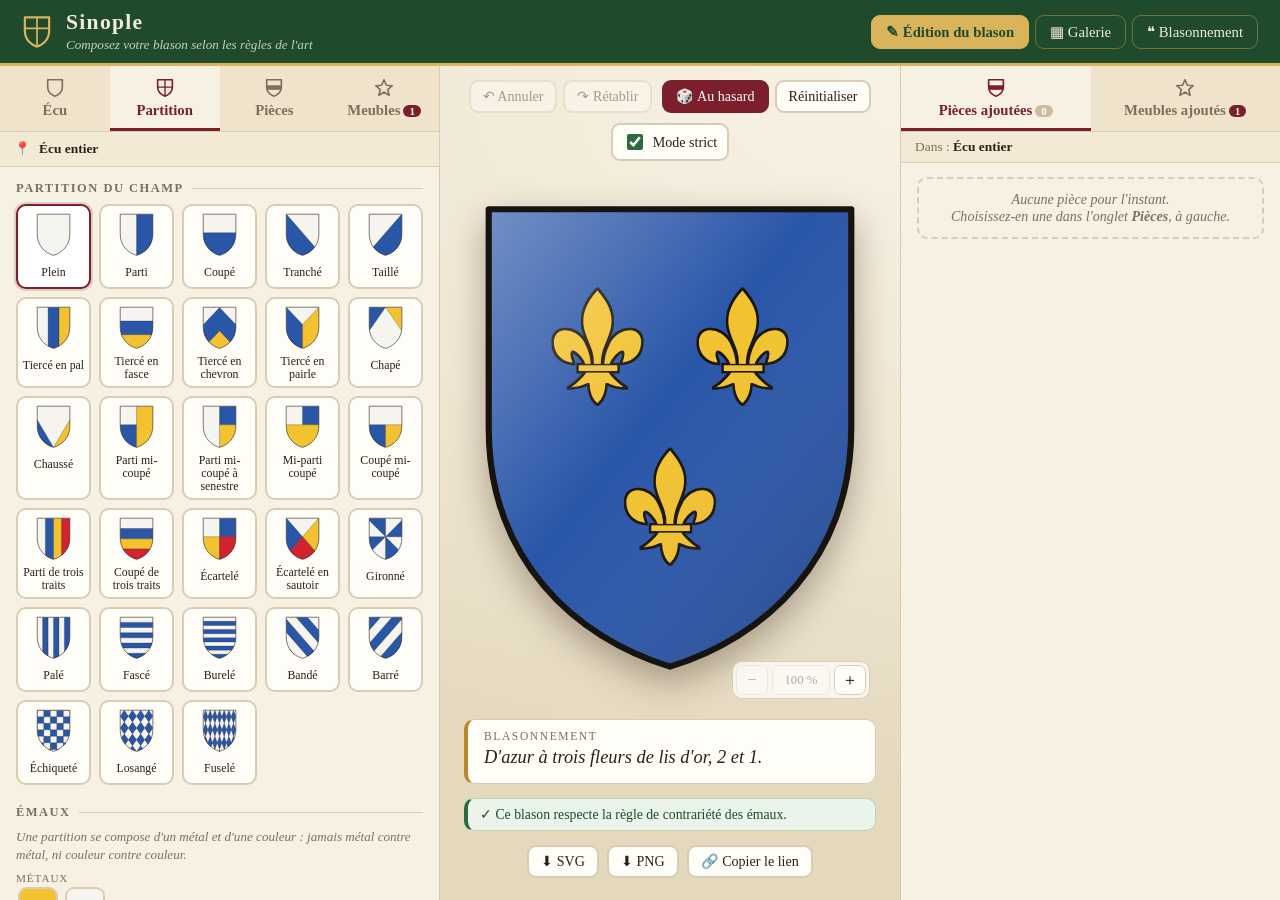
<file: index.html>
<!doctype html>
<html lang="fr">
<head>
  <meta charset="utf-8">
  <meta name="viewport" content="width=device-width, initial-scale=1">
  <title>Sinople — Composez votre blason</title>
  <link rel="stylesheet" href="css/style.css">
</head>
<body>
  <svg width="0" height="0" style="position:absolute" aria-hidden="true"><defs id="fur-defs"></defs></svg>

  <header class="top">
    <div class="brand">
      <svg viewBox="0 0 24 28" class="brand-ico" aria-hidden="true"><path d="M2 2h20v11c0 8-6 12-10 13C8 25 2 21 2 13z" fill="none" stroke="currentColor" stroke-width="1.8" stroke-linejoin="round"/><path d="M12 2v24M2 11h20" stroke="currentColor" stroke-width="1.4"/></svg>
      <div>
        <h1>Sinople</h1>
        <p>Composez votre blason selon les règles de l'art</p>
      </div>
    </div>
    <nav class="topnav" aria-label="Pages">
      <button data-view="editeur">✎ Édition du blason</button>
      <button data-view="galerie">▦ Galerie</button>
      <button data-view="blasonner">❝ Blasonnement</button>
    </nav>
  </header>

  <main class="page gallery" id="view-galerie" hidden>
    <aside class="gal-list" id="gal-list" aria-label="Blasons connus"></aside>
    <section class="gal-show" id="gal-show" aria-live="polite"></section>
  </main>

  <main class="page blz" id="view-blasonner" hidden>
    <section class="blz-input">
      <h2>Blasonner en une phrase</h2>
      <p class="hint">Écrivez le blasonnement d'un écu : l'application dessine le blason correspondant. Exemple : « D'azur à trois fleurs de lis d'or » ou « Coupé d'or et de gueules, à la fasce ondée d'argent ».</p>
      <textarea id="blz-text" rows="4" spellcheck="false" placeholder="De gueules au lion d'or, armé et lampassé d'azur"></textarea>
      <div class="blz-ex" id="blz-ex"></div>
      <details class="blz-help">
        <summary>Ce que l'application comprend</summary>
        <ul>
          <li><b>Le champ</b> : un émail (« d'azur », « d'hermine »…) ou une partition suivie de ses émaux (« parti d'or et de sable », « tiercé en fasce d'or, de gueules et d'azur », « écartelé d'argent et de sinople »), avec son trait (« coupé ondé… »).</li>
          <li><b>Les parties</b> : nommées (« écartelé : aux 1 et 4 d'azur, aux 2 et 3 d'or ») ou composées, séparées par un point-virgule (« écartelé : au 1 d'azur à trois fleurs de lis d'or ; au 2 de gueules à la croix d'argent… »).</li>
          <li><b>Les pièces</b> : « à la fasce d'argent », « au chef d'azur », « à trois pals de gueules », « à la bordure engrêlée d'or », « à la bordure componée d'argent et de gueules »…</li>
          <li><b>Les meubles</b> : « à un lion d'or », « à trois étoiles d'argent, 2 et 1 », « à deux léopards d'or, l'un sur l'autre », « semé de fleurs de lis d'or », « une clef posée en bande », avec leur position (« passant », « rampant ») et leurs attributs (« armé et lampassé de gueules, couronné d'or »).</li>
          <li><b>Les liaisons</b> : « chargé de trois coquilles d'or » (sur la pièce ou le meuble qui précède), « accompagné de… », « surmonté de… », « cantonné de… », « accosté de… », et « du même » pour répéter l'émail qui précède.</li>
        </ul>
      </details>
    </section>
    <section class="blz-result">
      <div class="blz-shield" id="blz-shield"></div>
      <div class="blazon-card"><div class="blazon-label">Blasonnement relu</div><p class="blazon" id="blz-read"></p></div>
      <div id="blz-notes"></div>
      <button class="btn btn-accent" id="blz-edit" disabled>✎ Modifier ce blason dans l'éditeur</button>
    </section>
  </main>

  <main class="app" id="view-editeur">
    <aside class="panel" aria-label="Options du blason">
      <nav class="tabs" id="tabs" role="tablist"></nav>
      <div class="crumbs" id="crumbs" aria-label="Partie en cours d'édition"></div>
      <div class="panel-body" id="panel"></div>
    </aside>

    <section class="stage" aria-label="Aperçu">
      <div class="stage-bar">
        <div class="btn-group">
          <button class="btn" id="b-undo" title="Annuler (Ctrl+Z)">↶ Annuler</button>
          <button class="btn" id="b-redo" title="Rétablir (Ctrl+Y)">↷ Rétablir</button>
        </div>
        <div class="btn-group">
          <button class="btn btn-accent" id="b-random" title="Un blason au hasard, conforme aux règles">🎲 Au hasard</button>
          <button class="btn" id="b-reset" title="Repartir d'un écu vierge">Réinitialiser</button>
        </div>
        <label class="switch" title="Empêche de choisir un émail qui enfreint la règle de contrariété">
          <input type="checkbox" id="strict" checked><span>Mode strict</span>
        </label>
      </div>

      <div class="shield-wrap">
        <div class="shield" id="preview" title="Cliquez sur une partie composée pour l'éditer · molette pour zoomer"></div>
        <div class="zoom-bar" role="group" aria-label="Zoom">
          <button class="zb" id="z-out" title="Dézoomer">−</button>
          <button class="zb zl" id="z-reset" title="Revenir à la taille par défaut">100 %</button>
          <button class="zb" id="z-in" title="Zoomer">＋</button>
        </div>
      </div>

      <div class="blazon-card">
        <div class="blazon-label">Blasonnement</div>
        <p class="blazon" id="blazon"></p>
      </div>
      <div id="warnings" aria-live="polite"></div>

      <div class="actions">
        <button class="btn" id="b-svg">⬇ SVG</button>
        <button class="btn" id="b-png">⬇ PNG</button>
        <button class="btn" id="b-link">🔗 Copier le lien</button>
      </div>
      <div class="toast" id="toast" role="status"></div>
    </section>

    <aside class="panel side" aria-label="Éléments ajoutés">
      <nav class="tabs" id="side-tabs" role="tablist"></nav>
      <div class="side-where" id="side-where"></div>
      <div class="panel-body" id="side"></div>
    </aside>
  </main>

  <script src="js/data.js"></script>
  <script src="js/geometry.js"></script>
  <script src="js/meubles-bundle.js"></script>
  <script src="js/charges.js"></script>
  <script src="js/render.js"></script>
  <script src="js/rules.js"></script>
  <script src="js/app.js"></script>
  <script src="js/parse.js"></script>
  <script src="js/galerie.js"></script>
  <script src="js/pages.js"></script>
</body>
</html>
</file>
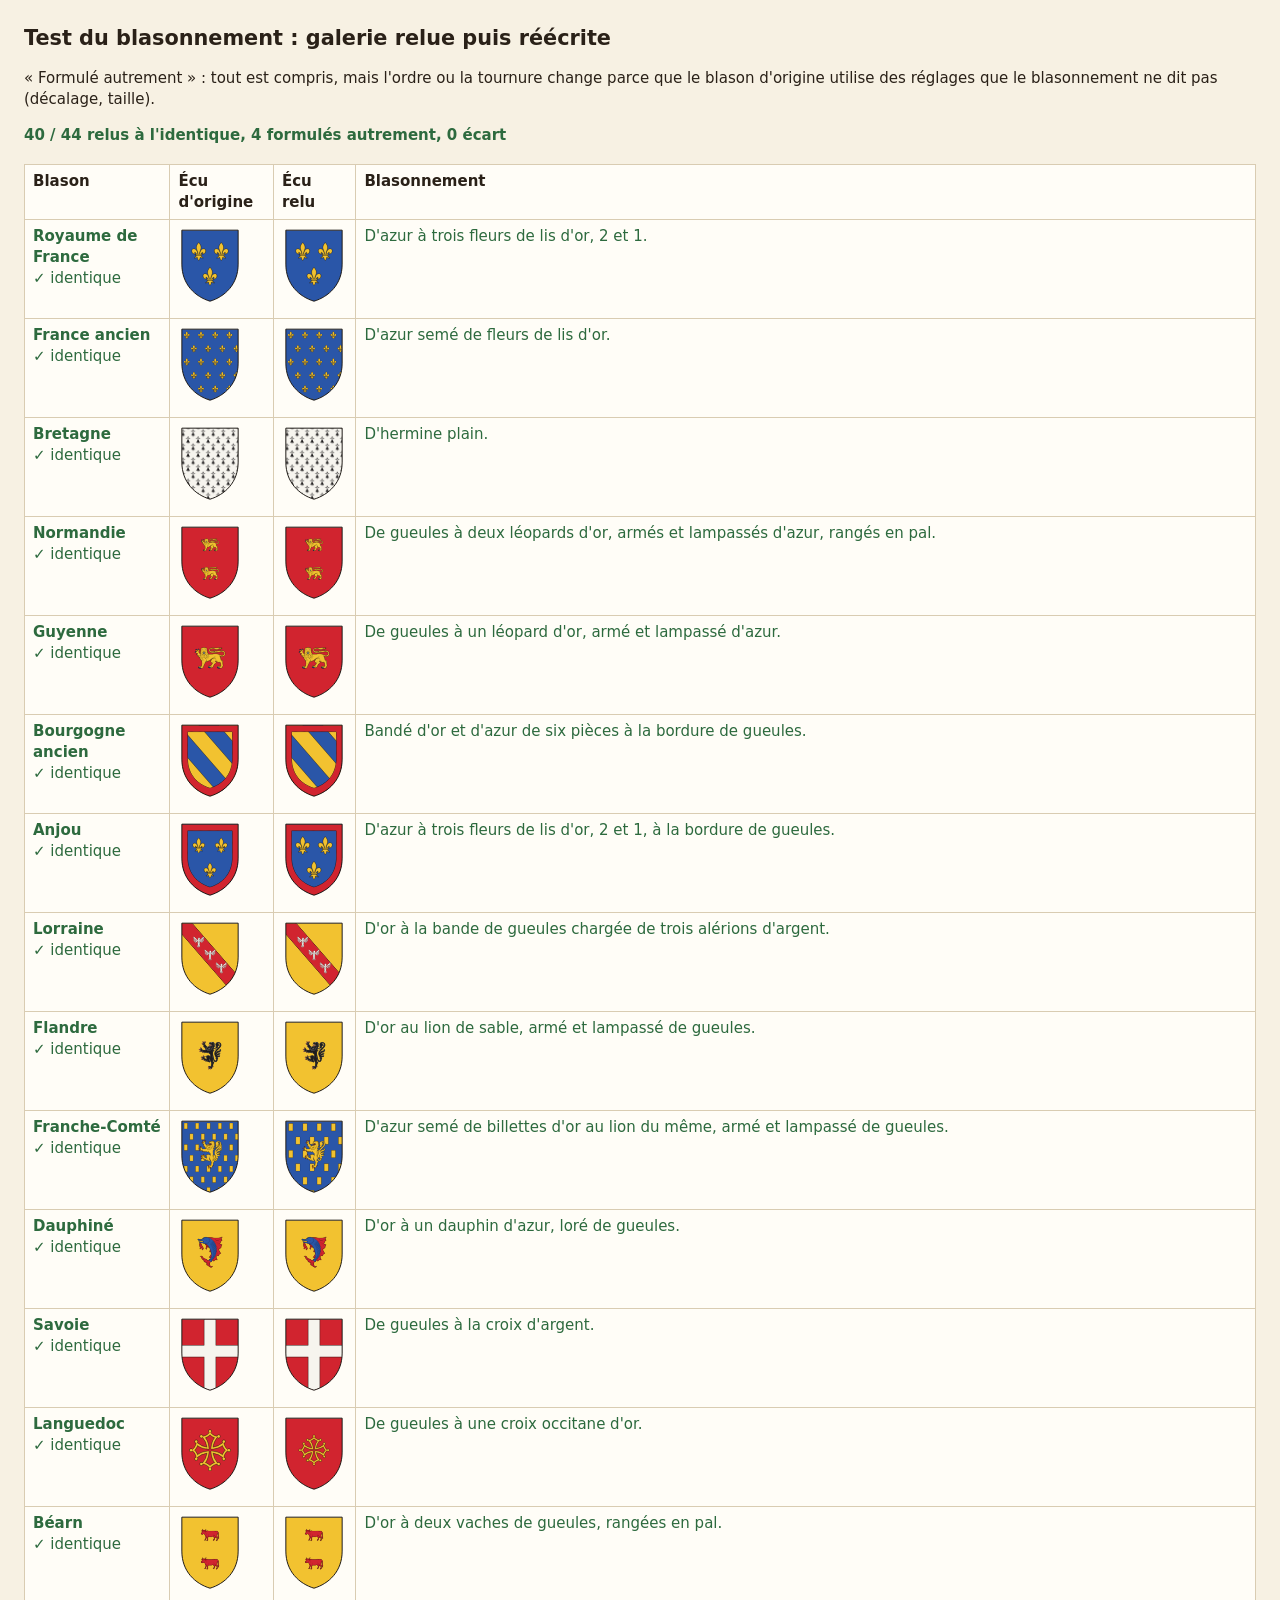
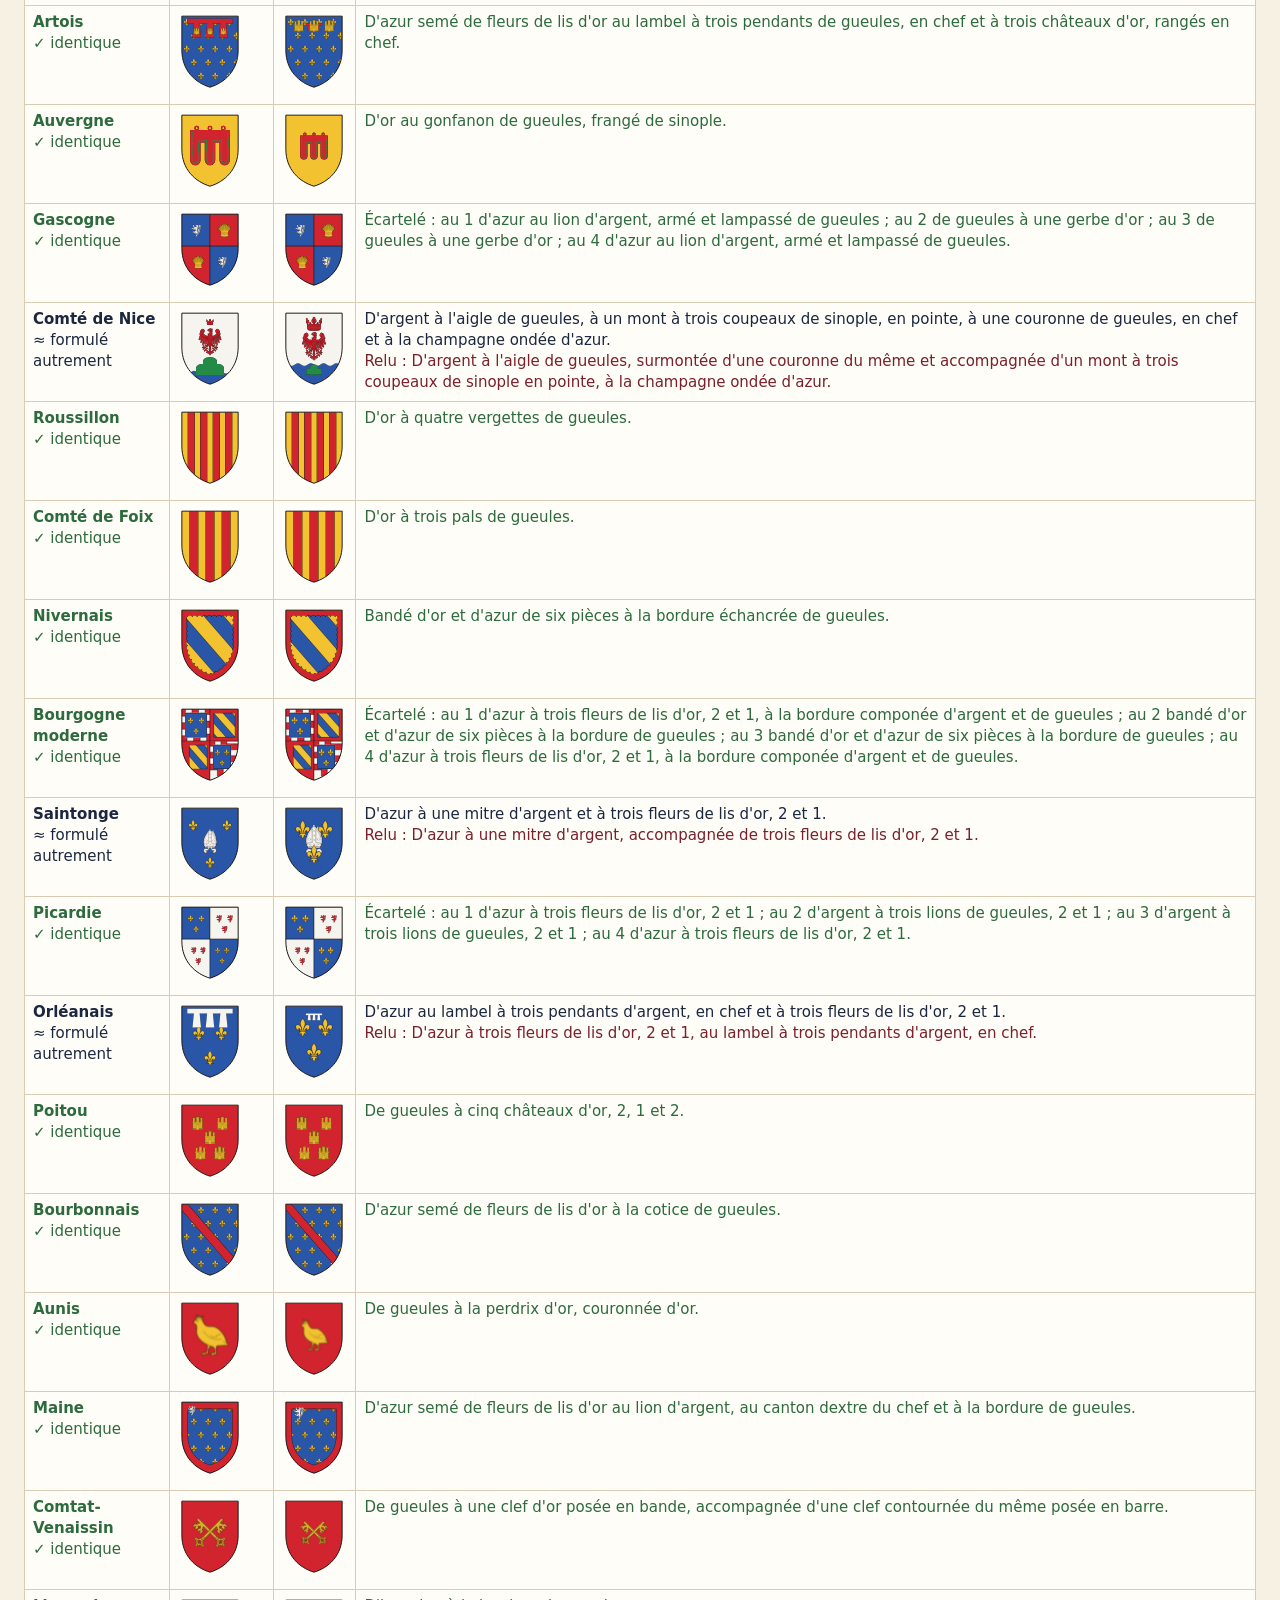
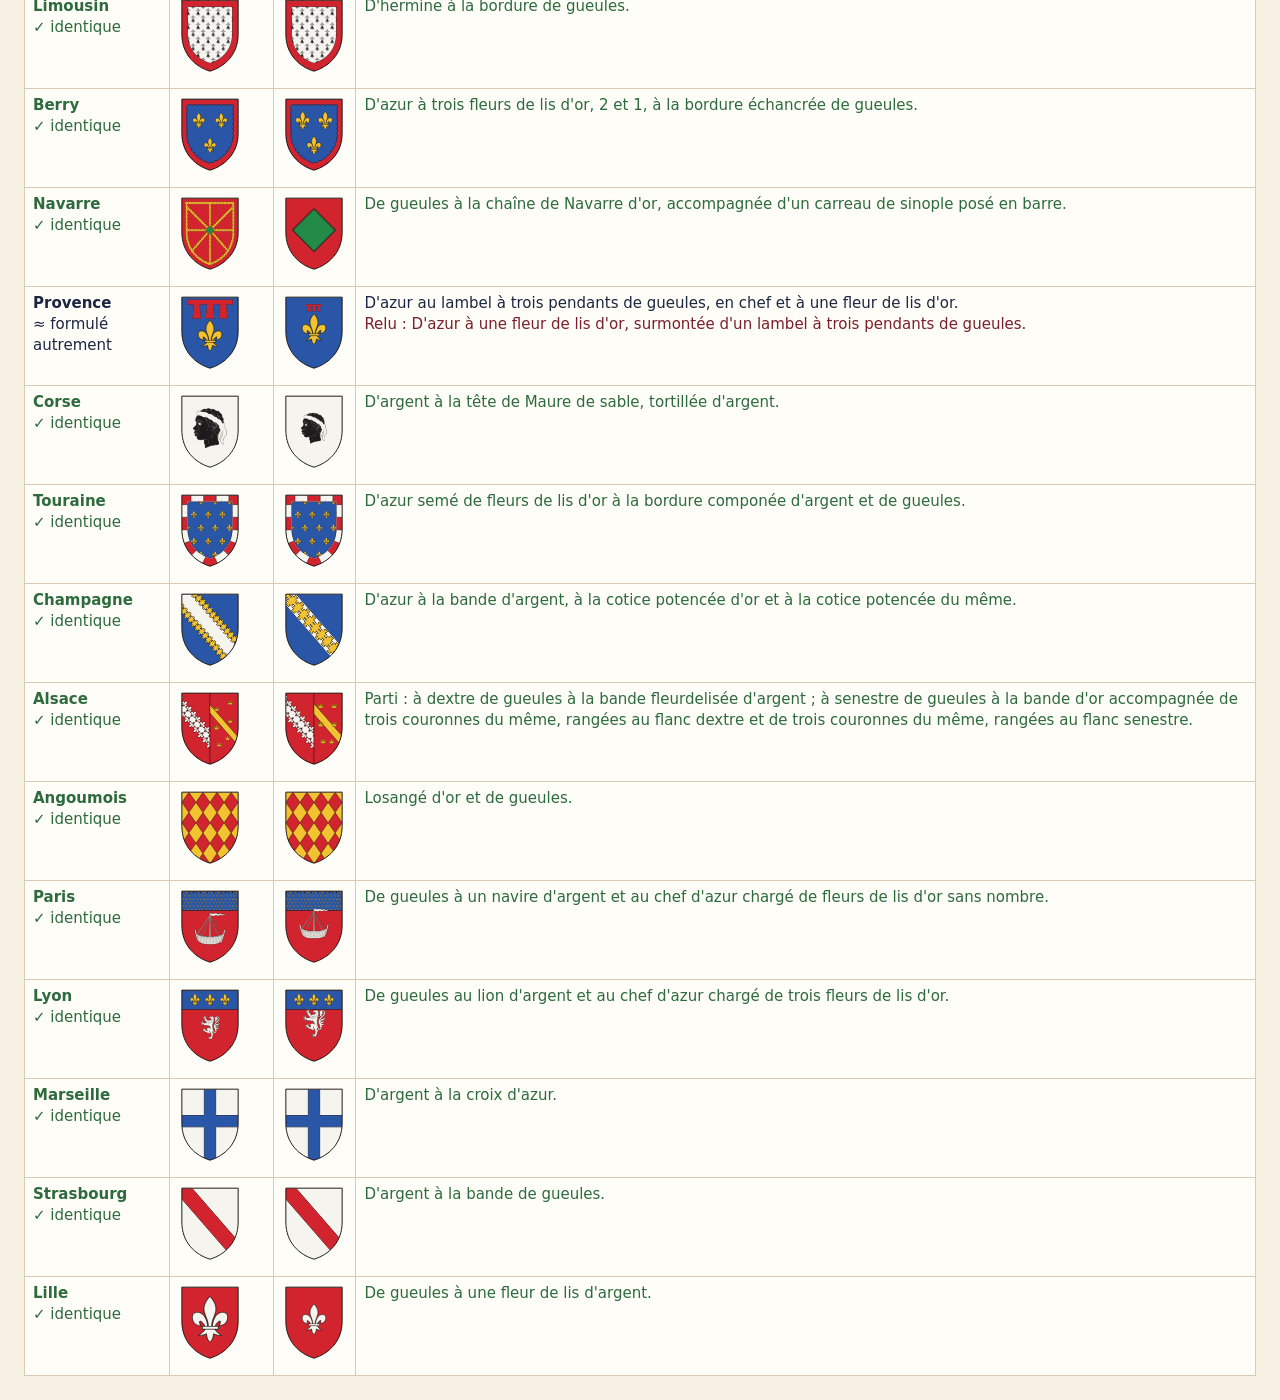
<file: outils/test-blasonnement.html>
<!doctype html>
<html lang="fr">
<head>
  <meta charset="utf-8">
  <title>Sinople — test du blasonnement</title>
  <style>
    body { font: 15px/1.4 system-ui, sans-serif; margin: 24px; color: #2a2118; background: #f7f1e3; }
    h1 { font-size: 1.3rem; margin: 0 0 4px; }
    #bilan { font-weight: 600; margin: 8px 0 18px; }
    .ok { color: #2d6a3e; } .ko { color: #a4551a; } .re { color: #1b2740; }
    table { border-collapse: collapse; width: 100%; background: #fffdf7; }
    td, th { border: 1px solid #d9ccb2; padding: 6px 8px; vertical-align: top; text-align: left; }
    td svg { width: 64px; height: 80px; }
    tr.ko td { background: #fbefe4; }
    .diff { color: #7a1f2b; }
  </style>
</head>
<body>
  <!-- Ouvrez ce fichier dans le navigateur (double-clic).
       Pour chaque blason de la galerie : son blasonnement est relu par l'application, puis réécrit.
       Le test réussit si le texte réécrit est identique et que la lecture n'a rien signalé. -->
  <svg width="0" height="0" style="position:absolute" aria-hidden="true"><defs id="fur-defs"></defs></svg>
  <h1>Test du blasonnement : galerie relue puis réécrite</h1>
  <p>« Formulé autrement » : tout est compris, mais l'ordre ou la tournure change parce que le blason d'origine utilise des
    réglages que le blasonnement ne dit pas (décalage, taille).</p>
  <div id="bilan">Test en cours…</div>
  <table><thead><tr><th>Blason</th><th>Écu d'origine</th><th>Écu relu</th><th>Blasonnement</th></tr></thead><tbody id="res"></tbody></table>

  <script src="../js/data.js"></script>
  <script src="../js/geometry.js"></script>
  <script src="../js/meubles-bundle.js"></script>
  <script src="../js/charges.js"></script>
  <script src="../js/render.js"></script>
  <script src="../js/rules.js"></script>
  <script src="../js/parse.js"></script>
  <script src="../js/galerie.js"></script>
  <script>
    (function (H) {
      const esc = s => String(s).replace(/[&<>"]/g, m => ({ '&': '&amp;', '<': '&lt;', '>': '&gt;', '"': '&quot;' }[m]));
      document.getElementById('fur-defs').innerHTML = H.FUR_DEFS;
      H.loadCharges();
      /* identique : même texte ; reformulé : tout est compris, mais le texte change (réglages que le blasonnement ne dit pas,
         comme un décalage ou une taille, qui changent l'ordre des figures) et sa propre relecture ne bouge plus ; écart : le reste */
      const count = { ok: 0, re: 0, ko: 0 };
      const LBL = { ok: '✓ identique', re: '≈ formulé autrement', ko: '✗ écart' };
      document.getElementById('res').innerHTML = H.GALLERY.map(g => {
        const st = { v: 2, shape: 'moderne', field: g.field };
        let b1 = '', b2 = '', b3 = '', notes = [], back = null;
        try {
          b1 = H.blazon(st);
          const r = H.parseBlazon(b1);
          notes = r.notes; back = r.state; b2 = H.blazon(back);
          b3 = H.blazon(H.parseBlazon(b2).state);
        } catch (e) { notes = ['Erreur : ' + e.message]; }
        const res = notes.length || !b1 ? 'ko' : b1 === b2 ? 'ok' : b2 === b3 ? 're' : 'ko';
        count[res]++;
        return `<tr class="${res}"><td><b>${esc(g.name)}</b><br><span class="${res}">${LBL[res]}</span></td>
          <td>${H.renderArms(st)}</td><td>${back ? H.renderArms(back) : ''}</td>
          <td>${esc(b1)}${res === 'ok' ? '' : `<br><span class="diff">Relu : ${esc(b2 || '—')}</span>${notes.map(n => `<br><span class="diff">• ${esc(n)}</span>`).join('')}`}</td></tr>`;
      }).join('');
      const n = H.GALLERY.length;
      document.getElementById('bilan').innerHTML = `<span class="${count.ko ? 'ko' : 'ok'}">${count.ok} / ${n} relus à l'identique, ` +
        `${count.re} formulé${count.re > 1 ? 's' : ''} autrement, ${count.ko} écart${count.ko > 1 ? 's' : ''}</span>`;
    })(window.H);
  </script>
</body>
</html>
</file>
<file: css/style.css>
:root {
  --paper: #efe6d2;
  --paper-2: #f7f1e3;
  --card: #fffdf7;
  --ink: #2a2118;
  --muted: #7d6f5c;
  --line: #d9ccb2;
  --navy: #1b2740;
  --sinople: #1f4a2c;
  --or-clair: #d9b45a;
  --ivoire: #f3ecd6;
  --gold: #b8892b;
  --accent: #7a1f2b;
  --ok: #2d6a3e;
  --warn: #a4551a;
}
* { box-sizing: border-box; }
html, body { height: 100%; }
body {
  margin: 0;
  font-family: "Palatino Linotype", Palatino, "Book Antiqua", Georgia, serif;
  color: var(--ink);
  background: radial-gradient(1200px 700px at 70% 10%, #f8f2e4 0%, var(--paper) 60%, #e4d8bd 100%);
  display: flex;
  flex-direction: column;
}
button { font: inherit; color: inherit; cursor: pointer; }
button:disabled { cursor: not-allowed; }

[hidden] { display: none !important; }

/* ---- En-tête ---- */
.top { background: var(--sinople); color: var(--ivoire); padding: 10px 22px; border-bottom: 3px solid var(--or-clair); display: flex; align-items: center; justify-content: space-between; gap: 18px; flex-wrap: wrap; }
.topnav { display: flex; gap: 6px; flex-wrap: wrap; }
.topnav button { background: transparent; border: 1.5px solid rgba(217,180,90,.4); color: var(--ivoire); border-radius: 9px; padding: 7px 14px; font-size: .92rem; }
.topnav button:hover { border-color: var(--or-clair); background: rgba(217,180,90,.14); }
.topnav button[aria-current="page"] { background: var(--or-clair); border-color: var(--or-clair); color: var(--sinople); font-weight: 700; }

/* ---- Pages galerie et blasonnement ---- */
.page { flex: 1; min-height: 0; display: grid; }
.page h2 { margin: 0 0 12px; font-size: 1.15rem; color: var(--accent); letter-spacing: .04em; }
.gallery { grid-template-columns: minmax(320px, 520px) 1fr; }
.gal-list { background: var(--paper-2); border-right: 1px solid var(--line); overflow-y: auto; padding: 16px; }
.gal-grid { display: grid; grid-template-columns: repeat(auto-fill, minmax(104px, 1fr)); gap: 10px; }
.gal-card { background: var(--card); border: 2px solid var(--line); border-radius: 12px; padding: 8px 6px 6px; display: flex; flex-direction: column; align-items: center; gap: 4px; }
.gal-card svg { width: 72px; height: auto; }
.gal-card span { font-size: .8rem; text-align: center; line-height: 1.15; }
.gal-card:hover { border-color: var(--gold); }
.gal-card.on { border-color: var(--accent); box-shadow: 0 0 0 2px rgba(122,31,43,.18); background: #fff; }
.gal-show { overflow-y: auto; padding: 16px 28px 28px; display: flex; flex-direction: column; align-items: center; gap: 14px; text-align: center; }
.gal-nav { display: flex; align-items: center; gap: 14px; }
.gal-count { color: var(--muted); font-variant-numeric: tabular-nums; }
.gal-big svg { height: min(50vh, 460px); width: auto; filter: drop-shadow(0 14px 18px rgba(40,24,8,.35)); }
.gal-show .blazon-card { max-width: 640px; width: 100%; text-align: left; }
.gal-note { max-width: 640px; margin: 0; color: var(--muted); font-style: italic; }
.blz { grid-template-columns: minmax(340px, 560px) 1fr; }
.blz-input { background: var(--paper-2); border-right: 1px solid var(--line); overflow-y: auto; padding: 18px; display: flex; flex-direction: column; gap: 12px; }
#blz-text { width: 100%; font: inherit; font-size: 1.1rem; font-style: italic; padding: 12px 14px; border: 2px solid var(--line); border-radius: 10px; background: #fff; resize: vertical; color: var(--ink); }
#blz-text:focus { outline: none; border-color: var(--gold); }
.blz-ex { display: flex; flex-wrap: wrap; gap: 6px; align-items: center; }
.blz-ex .chip { font-size: .78rem; font-style: italic; }
.blz-help { font-size: .86rem; color: var(--ink); }
.blz-help summary { cursor: pointer; color: var(--accent); font-weight: 600; }
.blz-help li { margin: 4px 0; line-height: 1.35; }
.blz-result { overflow-y: auto; padding: 18px 28px 28px; display: flex; flex-direction: column; align-items: center; gap: 14px; }
.blz-shield svg { height: min(48vh, 440px); width: auto; filter: drop-shadow(0 14px 18px rgba(40,24,8,.35)); }
.blz-result .blazon-card, #blz-notes { max-width: 640px; width: 100%; }
@media (max-width: 860px) {
  .gallery, .blz { display: flex; flex-direction: column; }
  .gal-list, .blz-input { border-right: 0; border-bottom: 1px solid var(--line); }
  .top { padding: 8px 14px; }
}
.brand { display: flex; align-items: center; gap: 14px; }
.brand-ico { width: 30px; height: 34px; color: var(--or-clair); }
.top h1 { margin: 0; font-size: 1.35rem; letter-spacing: .06em; font-weight: 600; }
.top p { margin: 2px 0 0; font-size: .82rem; color: #c3d6bb; font-style: italic; }

/* ---- Mise en page ---- */
.app { flex: 1; min-height: 0; display: grid; grid-template-columns: minmax(320px, 440px) 1fr minmax(300px, 380px); }
.panel { background: var(--paper-2); border-right: 1px solid var(--line); display: flex; flex-direction: column; min-height: 0; }
.panel.side { border-right: 0; border-left: 1px solid var(--line); }
.side-where { padding: 7px 14px; font-size: .84rem; border-bottom: 1px solid var(--line); background: #f3ead5; color: var(--muted); }
.side-where b { color: var(--ink); }
.side-hint { margin-top: 10px; }
/* curseur, valeur et ↺ toujours sur une seule ligne ; l'étiquette passe à la ligne dans sa colonne si besoin */
.row.tune { margin: 10px 0 12px; flex-wrap: nowrap; gap: 8px; }
.row.tune label { flex: 0 0 96px; font-size: .82rem; line-height: 1.15; }
.row.tune input[type=range] { flex: 1 1 auto; min-width: 0; width: 100%; }
.row.tune .mini { flex: none; }
.tune-center { display: block; margin: -6px 0 12px 104px; font-size: .8rem; }
.tune-center em { color: var(--muted); }
.row.tune input[type=range]:focus-visible, .row.tune input[type=range]:focus { outline: 2px solid var(--gold); outline-offset: 3px; border-radius: 4px; }
.row.tune:focus-within .tune-v { color: var(--accent); font-weight: 600; }
.tune-v { flex: none; font-size: .8rem; color: var(--muted); min-width: 40px; font-variant-numeric: tabular-nums; }
.mini:disabled { opacity: .35; cursor: default; }
.nested { margin-top: 14px; }
.nest-grp { margin-bottom: 8px; }
.nest-grp .slot-name { display: flex; justify-content: space-between; align-items: center; font-size: .85rem; margin-bottom: 4px; }
.item.sub { border-style: dashed; background: transparent; }
@media (max-width: 1180px) and (min-width: 861px) {
  .app { grid-template-columns: minmax(290px, 360px) 1fr minmax(270px, 320px); }
  .stage { padding: 12px 12px 20px; }
}
.stage { padding: 14px 24px 22px; overflow-y: auto; display: flex; flex-direction: column; align-items: center; gap: 14px; position: relative; }

/* ---- Onglets ---- */
.tabs { display: flex; border-bottom: 1px solid var(--line); background: #efe4cb; }
.tab {
  flex: 1; border: 0; background: transparent; padding: 11px 4px 9px; font-size: .92rem; font-weight: 600;
  color: var(--muted); border-bottom: 3px solid transparent; display: flex; flex-direction: column; align-items: center; gap: 3px;
}
.tab svg { width: 22px; height: 22px; }
.tab:hover { color: var(--ink); background: rgba(255,255,255,.4); }
.tab[aria-selected="true"] { color: var(--accent); border-bottom-color: var(--accent); background: var(--paper-2); }
.tab .count { font-size: .7rem; background: var(--accent); color: #fff; border-radius: 9px; padding: 0 6px; margin-left: 3px; }
.tab .count.zero { background: #cbbd9c; }

.panel-body { flex: 1; overflow-y: auto; padding: 14px 16px 30px; }
.sec { margin-bottom: 20px; }
.sec h3 { margin: 0 0 8px; font-size: .78rem; text-transform: uppercase; letter-spacing: .12em; color: var(--muted); display: flex; align-items: center; gap: 8px; }
.sec h3::after { content: ""; flex: 1; height: 1px; background: var(--line); }
.hint { font-size: .82rem; color: var(--muted); margin: 0 0 8px; font-style: italic; line-height: 1.35; }

/* ---- Cartes ---- */
.grid { display: grid; grid-template-columns: repeat(auto-fill, minmax(88px, 1fr)); gap: 8px; }
.card {
  background: var(--card); border: 2px solid var(--line); border-radius: 10px; padding: 6px 4px 5px;
  display: flex; flex-direction: column; align-items: center; gap: 4px; transition: transform .08s, border-color .1s, box-shadow .1s;
}
.card:hover { border-color: var(--gold); transform: translateY(-1px); }
.card.on { border-color: var(--accent); box-shadow: 0 0 0 2px rgba(122,31,43,.18); background: #fff; }
.card .thumb { width: 100%; display: flex; justify-content: center; }
.card .thumb svg { height: 64px; width: auto; max-width: 100%; }
.card .thumb.sq svg { height: 56px; }
.card .lbl { font-size: .74rem; line-height: 1.1; text-align: center; min-height: 1.7em; display: flex; align-items: center; }
.grid.small { grid-template-columns: repeat(auto-fill, minmax(70px, 1fr)); }
.grid.small .card .thumb svg { height: 46px; }
/* traits : vignettes en bandeau (gros plan sur trois motifs) */
.grid.lines { grid-template-columns: repeat(auto-fill, minmax(84px, 1fr)); }
.grid.lines .card .thumb svg { width: 100%; height: 42px; border: 1.5px solid var(--ink); border-radius: 5px; box-sizing: border-box; }

/* ---- Émaux ---- */
.slot { margin-bottom: 12px; }
.slot-name { font-size: .85rem; margin-bottom: 5px; display: flex; justify-content: space-between; }
.slot-name em { color: var(--muted); font-size: .78rem; }
.swatches { display: flex; flex-wrap: wrap; gap: 6px; }
.sw { width: 40px; height: 40px; border-radius: 9px; border: 2px solid var(--line); padding: 0; overflow: hidden; background: none; position: relative; }
.sw svg { width: 100%; height: 100%; display: block; }
.sw:hover:not(:disabled) { transform: scale(1.1); border-color: var(--gold); }
.sw.on { border-color: var(--accent); box-shadow: 0 0 0 3px rgba(122,31,43,.25); }
.sw:disabled { opacity: .3; }
.sw:disabled::after { content: ""; position: absolute; inset: 0; background: linear-gradient(135deg, transparent 46%, #8a1f1f 47%, #8a1f1f 53%, transparent 54%); }
.tname { font-size: .78rem; color: var(--muted); margin-top: 4px; min-height: 1.1em; }
/* sélecteur d'émail groupé : métaux / émaux / fourrures, nom sous la pastille */
.swgroups { display: flex; flex-direction: column; gap: 8px; }
.swg-t { font-size: .7rem; text-transform: uppercase; letter-spacing: .08em; color: var(--muted); margin-bottom: 3px; }
.swgroups .swatches { gap: 4px 3px; }
.swg .swatches + .swatches { margin-top: 6px; }
.swi { width: 44px; display: flex; flex-direction: column; align-items: center; gap: 2px; }
.swi > span { font-size: .66rem; line-height: 1.1; text-align: center; color: var(--ink); hyphens: auto; }
.swi.on > span { color: var(--accent); font-weight: 700; }
.swi.dis > span { opacity: .4; text-decoration: line-through; }
.swsub { margin-top: 8px; padding: 8px 8px 4px; border: 1.5px dashed var(--gold); border-radius: 10px; background: rgba(255,255,255,.55); display: flex; flex-direction: column; gap: 4px; }

/* ---- Listes d'éléments ---- */
.items { display: flex; flex-direction: column; gap: 6px; margin-bottom: 8px; }
.item { display: flex; align-items: center; gap: 8px; background: var(--card); border: 2px solid var(--line); border-radius: 9px; padding: 5px 6px 5px 8px; cursor: pointer; }
.item.on { border-color: var(--accent); background: #fff; }
.item .dot { width: 18px; height: 18px; border-radius: 50%; border: 1.5px solid var(--ink); flex: none; overflow: hidden; }
.item .dot svg { width: 100%; height: 100%; display: block; }
.item .nm { flex: 1; font-size: .88rem; line-height: 1.15; }
.item .ib { border: 0; background: transparent; width: 26px; height: 26px; border-radius: 6px; color: var(--muted); font-size: .95rem; }
.item .ib:hover:not(:disabled) { background: #efe4cb; color: var(--ink); }
.item .ib.del:hover { background: #f4d6d6; color: #a11; }
.item .ib:disabled { opacity: .25; }
.empty { text-align: center; color: var(--muted); font-style: italic; padding: 12px; border: 2px dashed var(--line); border-radius: 10px; font-size: .88rem; }

.editor { border: 2px solid var(--accent); border-radius: 12px; padding: 12px 12px 4px; background: #fff; margin-top: 10px; }
.editor > h4 { margin: 0 0 10px; font-size: 1rem; color: var(--accent); }
.row { display: flex; align-items: center; gap: 10px; margin-bottom: 12px; flex-wrap: wrap; }
.row label { font-size: .85rem; }
input[type=range] { flex: 1; min-width: 120px; accent-color: var(--accent); }
.check { display: inline-flex; align-items: center; gap: 6px; font-size: .86rem; cursor: pointer; }
.check input { accent-color: var(--accent); width: 16px; height: 16px; }
.seg { display: inline-flex; border: 2px solid var(--line); border-radius: 8px; overflow: hidden; }
.seg button { border: 0; background: var(--card); padding: 4px 10px; min-width: 32px; }
.seg button + button { border-left: 1px solid var(--line); }
.seg button.on { background: var(--accent); color: #fff; }
select { font: inherit; padding: 5px 8px; border-radius: 8px; border: 2px solid var(--line); background: var(--card); max-width: 100%; }

/* ---- Fil d'Ariane (champ en cours d'édition) ---- */
.crumbs { display: flex; flex-wrap: wrap; align-items: center; gap: 4px; padding: 7px 14px; font-size: .84rem; border-bottom: 1px solid var(--line); background: #f3ead5; }
.crumbs.deep { background: #fbe9bf; border-bottom-color: #e3c47b; }
.crumb { border: 0; background: none; padding: 2px 4px; color: var(--accent); text-decoration: underline; border-radius: 4px; }
.crumb:hover { background: rgba(255,255,255,.6); }
.crumb.on { font-weight: 700; color: var(--ink); text-decoration: none; }
.crumbs .sep { color: var(--muted); }
.crumb-up { margin-left: auto; border: 1.5px solid #d4ad55; background: #fff8e6; border-radius: 7px; padding: 2px 8px; font-size: .8rem; }
.crumb-up:hover { background: #fff; }

.mini { font-size: .76rem; text-transform: none; letter-spacing: 0; border: 1.5px solid var(--line); background: var(--card); border-radius: 7px; padding: 2px 8px; color: var(--ink); }
.mini:hover { border-color: var(--gold); background: #fff; }
.mini.accent { background: var(--accent); border-color: var(--accent); color: #fff; }
.sec h3 .mini { margin-left: 2px; }
.composed { display: flex; gap: 10px; align-items: center; background: var(--card); border: 2px dashed #d4ad55; border-radius: 10px; padding: 6px 10px; cursor: pointer; font-size: .8rem; font-style: italic; color: var(--muted); }
.composed svg { width: 40px; height: 50px; flex: none; }
.composed:hover { border-color: var(--accent); }

.chips { display: flex; flex-wrap: wrap; gap: 5px; margin-bottom: 8px; }
.chip { border: 1.5px solid var(--line); background: var(--card); border-radius: 14px; padding: 3px 10px; font-size: .78rem; }
.chip:hover { border-color: var(--gold); }
.chip.on { background: var(--navy); border-color: var(--navy); color: #f1e6c8; }
.search { width: 100%; font: inherit; font-size: .88rem; padding: 6px 10px; border: 2px solid var(--line); border-radius: 9px; background: var(--card); margin-bottom: 10px; }
.search:focus { outline: none; border-color: var(--gold); }
.grid.charges .card .thumb svg { height: 50px; }
.search-row { flex-wrap: nowrap; margin-bottom: 10px; }
.search-row .search { margin-bottom: 0; flex: 1; }
.search-row .btn { white-space: nowrap; padding: 5px 10px; font-size: .82rem; }
.sec.attr h3 { text-transform: none; letter-spacing: 0; font-size: .86rem; color: var(--ink); }
.sec.attr h3 em { color: var(--muted); font-size: .8rem; }

/* ---- Scène ---- */
.stage-bar { display: flex; flex-wrap: wrap; gap: 10px; align-items: center; justify-content: center; width: 100%; }
.btn-group { display: flex; gap: 6px; }
.btn { background: var(--card); border: 2px solid var(--line); border-radius: 9px; padding: 6px 12px; font-size: .88rem; }
.btn:hover:not(:disabled) { border-color: var(--gold); background: #fff; }
.btn:disabled { opacity: .4; }
.btn-accent { background: var(--accent); border-color: var(--accent); color: #fff; }
.btn-accent:hover:not(:disabled) { background: #922a38; border-color: #922a38; }
.switch { display: inline-flex; align-items: center; gap: 7px; font-size: .88rem; cursor: pointer; padding: 6px 10px; border: 2px solid var(--line); border-radius: 9px; background: var(--card); }
.switch input { accent-color: var(--ok); width: 16px; height: 16px; }

.shield-wrap { flex: 1 1 auto; min-height: 280px; width: 100%; display: flex; align-items: center; justify-content: center; position: relative; }
.shield { position: relative; }
.shield.hover-preview::after {
  content: "Aperçu · cliquez pour ajouter"; position: absolute; left: 50%; top: 8px; transform: translateX(-50%); white-space: nowrap;
  background: rgba(27, 36, 64, .85); color: #fff; font-size: .75rem; padding: 3px 10px; border-radius: 10px; pointer-events: none;
}
.shield-wrap.zoomed { overflow: hidden; touch-action: none; cursor: grab; }
.shield-wrap.zoomed .shield svg { cursor: grab; }
.shield-wrap.zoomed .shield.dragging svg { cursor: grabbing; }
.zoom-bar { position: absolute; right: 6px; bottom: 6px; display: flex; gap: 4px; background: rgba(255,255,255,.75); border: 1px solid var(--line); border-radius: 10px; padding: 3px; }
.zb { border: 1.5px solid var(--line); background: var(--card); border-radius: 7px; min-width: 32px; height: 30px; font-size: 1rem; line-height: 1; padding: 0 6px; }
.zb.zl { font-size: .8rem; min-width: 58px; font-variant-numeric: tabular-nums; }
.zb:hover:not(:disabled) { border-color: var(--gold); background: #fff; }
.zb:disabled { opacity: .35; }
.shield { height: min(58vh, 560px); aspect-ratio: 200 / 248; max-width: 100%; filter: drop-shadow(0 14px 18px rgba(40, 24, 8, .35)); }
.shield svg { width: 100%; height: 100%; display: block; cursor: pointer; }

.blazon-card { width: min(100%, 640px); background: var(--card); border: 1px solid var(--line); border-left: 4px solid var(--gold); border-radius: 10px; padding: 10px 16px 12px; }
.blazon-label { font-size: .72rem; text-transform: uppercase; letter-spacing: .14em; color: var(--muted); }
.blazon { margin: 3px 0 0; font-size: 1.15rem; line-height: 1.4; font-style: italic; }

#warnings { width: min(100%, 640px); }
.warn { background: #fff4e4; border: 1px solid #ecc99a; border-left: 4px solid var(--warn); border-radius: 10px; padding: 8px 12px; font-size: .86rem; color: #5b3410; }
.warn strong { display: block; margin-bottom: 3px; }
.warn ul { margin: 0 0 6px; padding-left: 18px; }
.warn .btn { padding: 3px 10px; font-size: .82rem; }
.good { background: #eaf4ea; border: 1px solid #b9d8bd; border-left: 4px solid var(--ok); border-radius: 10px; padding: 7px 12px; font-size: .86rem; color: #1f4a2b; }

.actions { display: flex; gap: 8px; flex-wrap: wrap; justify-content: center; }
.toast { position: fixed; bottom: 18px; left: 50%; transform: translate(-50%, 20px); background: var(--navy); color: #fff; padding: 8px 16px; border-radius: 20px; opacity: 0; transition: .25s; pointer-events: none; font-size: .88rem; }
.toast.show { opacity: 1; transform: translate(-50%, 0); }

@media (max-width: 860px) {
  body { display: block; }
  .app { display: block; }
  .panel { border-right: 0; border-top: 1px solid var(--line); }
  .panel.side { border-left: 0; }
  .panel-body { max-height: none; overflow: visible; }
  .stage { order: -1; overflow: visible; }
  .app { display: flex; flex-direction: column; }
  .shield { height: min(52vh, 440px); }
}

/* compositions de partitions toutes faites */
.presets{display:flex;flex-direction:column;gap:.35rem}
.presets .btn{text-align:left;white-space:normal}
</file>
